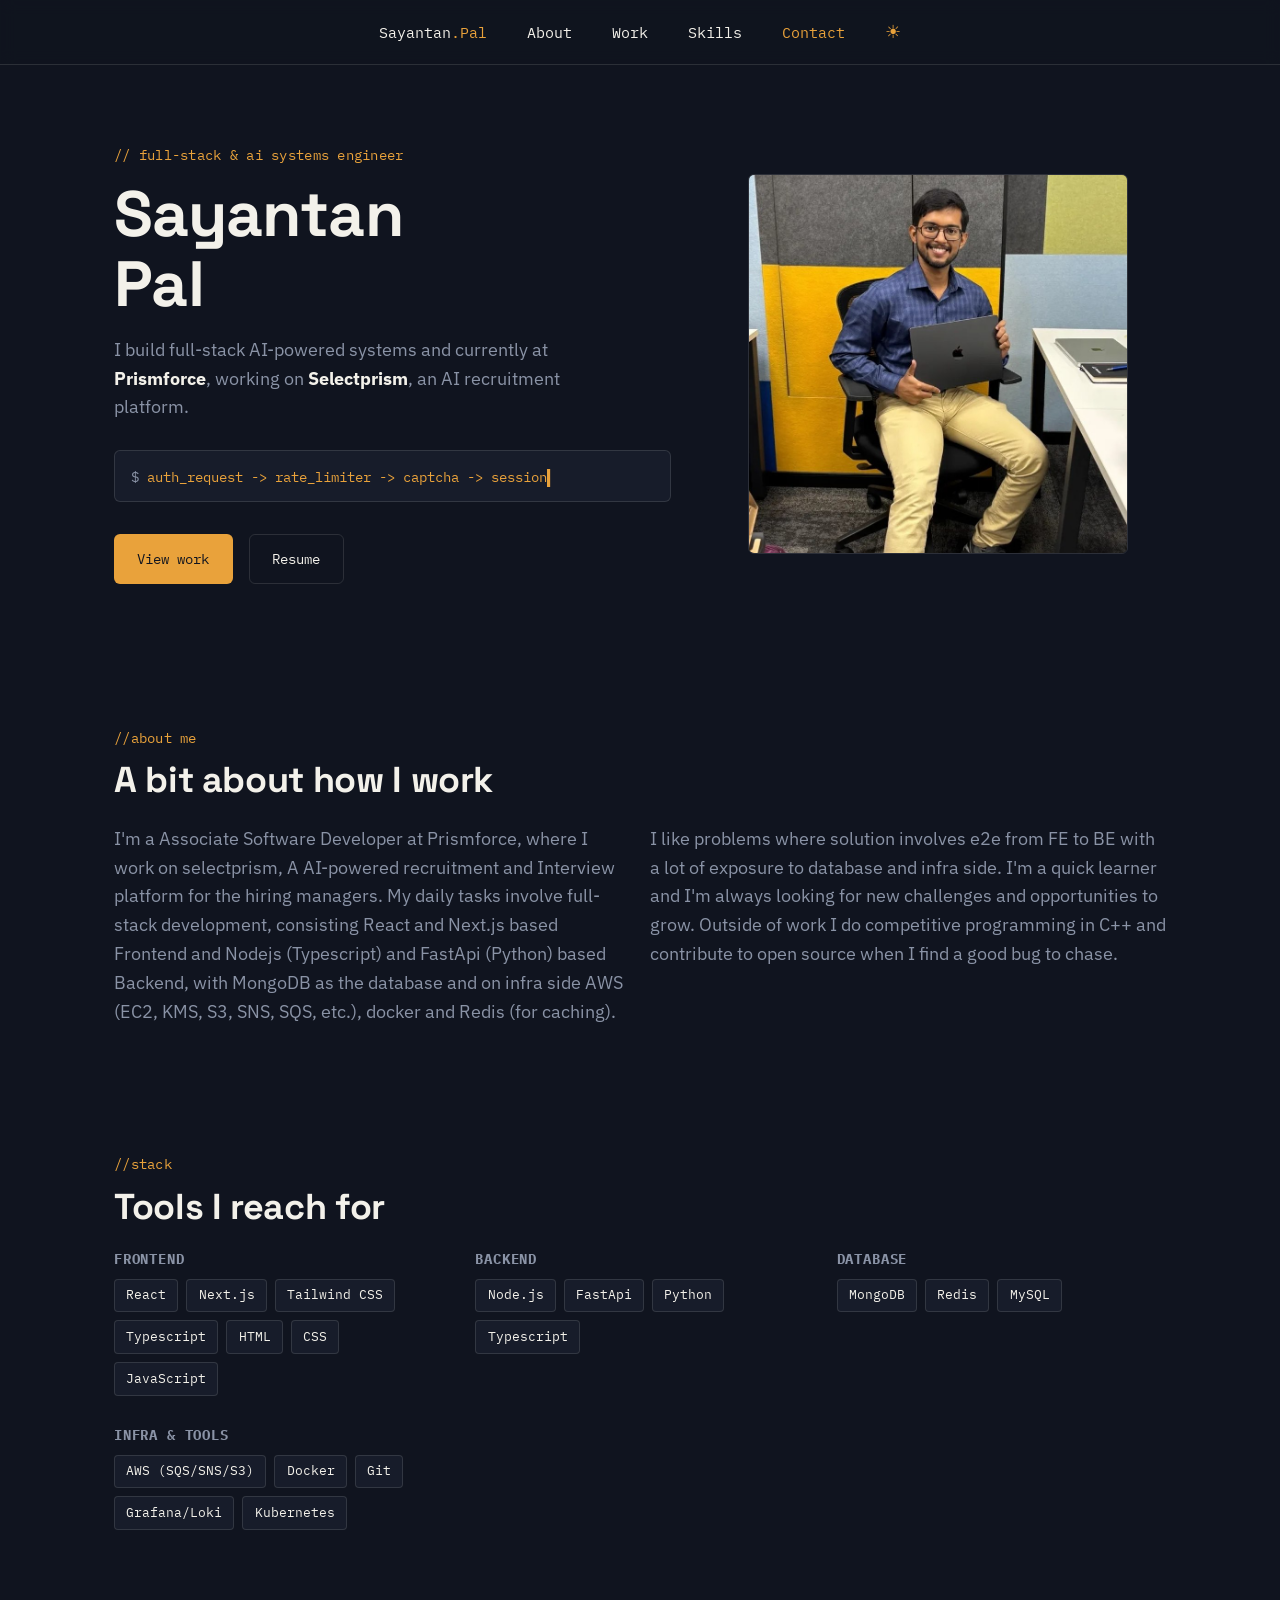
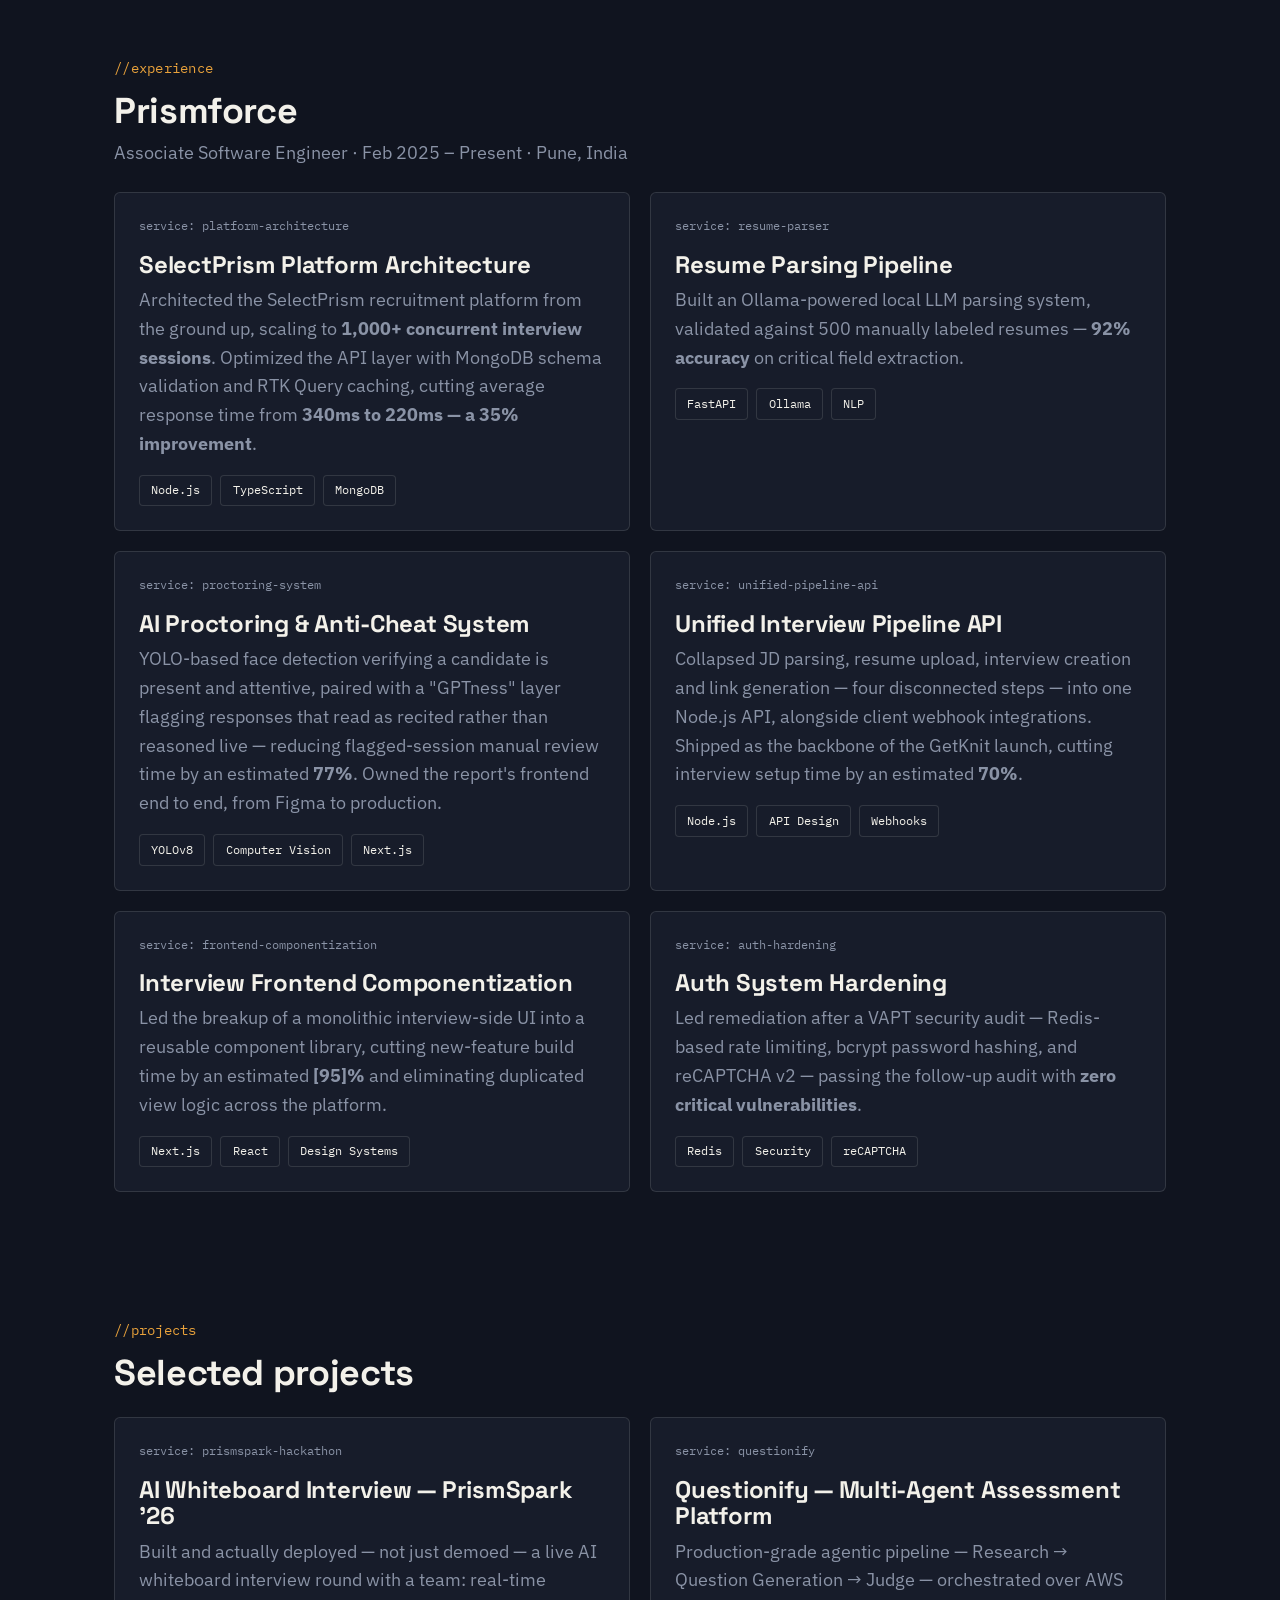
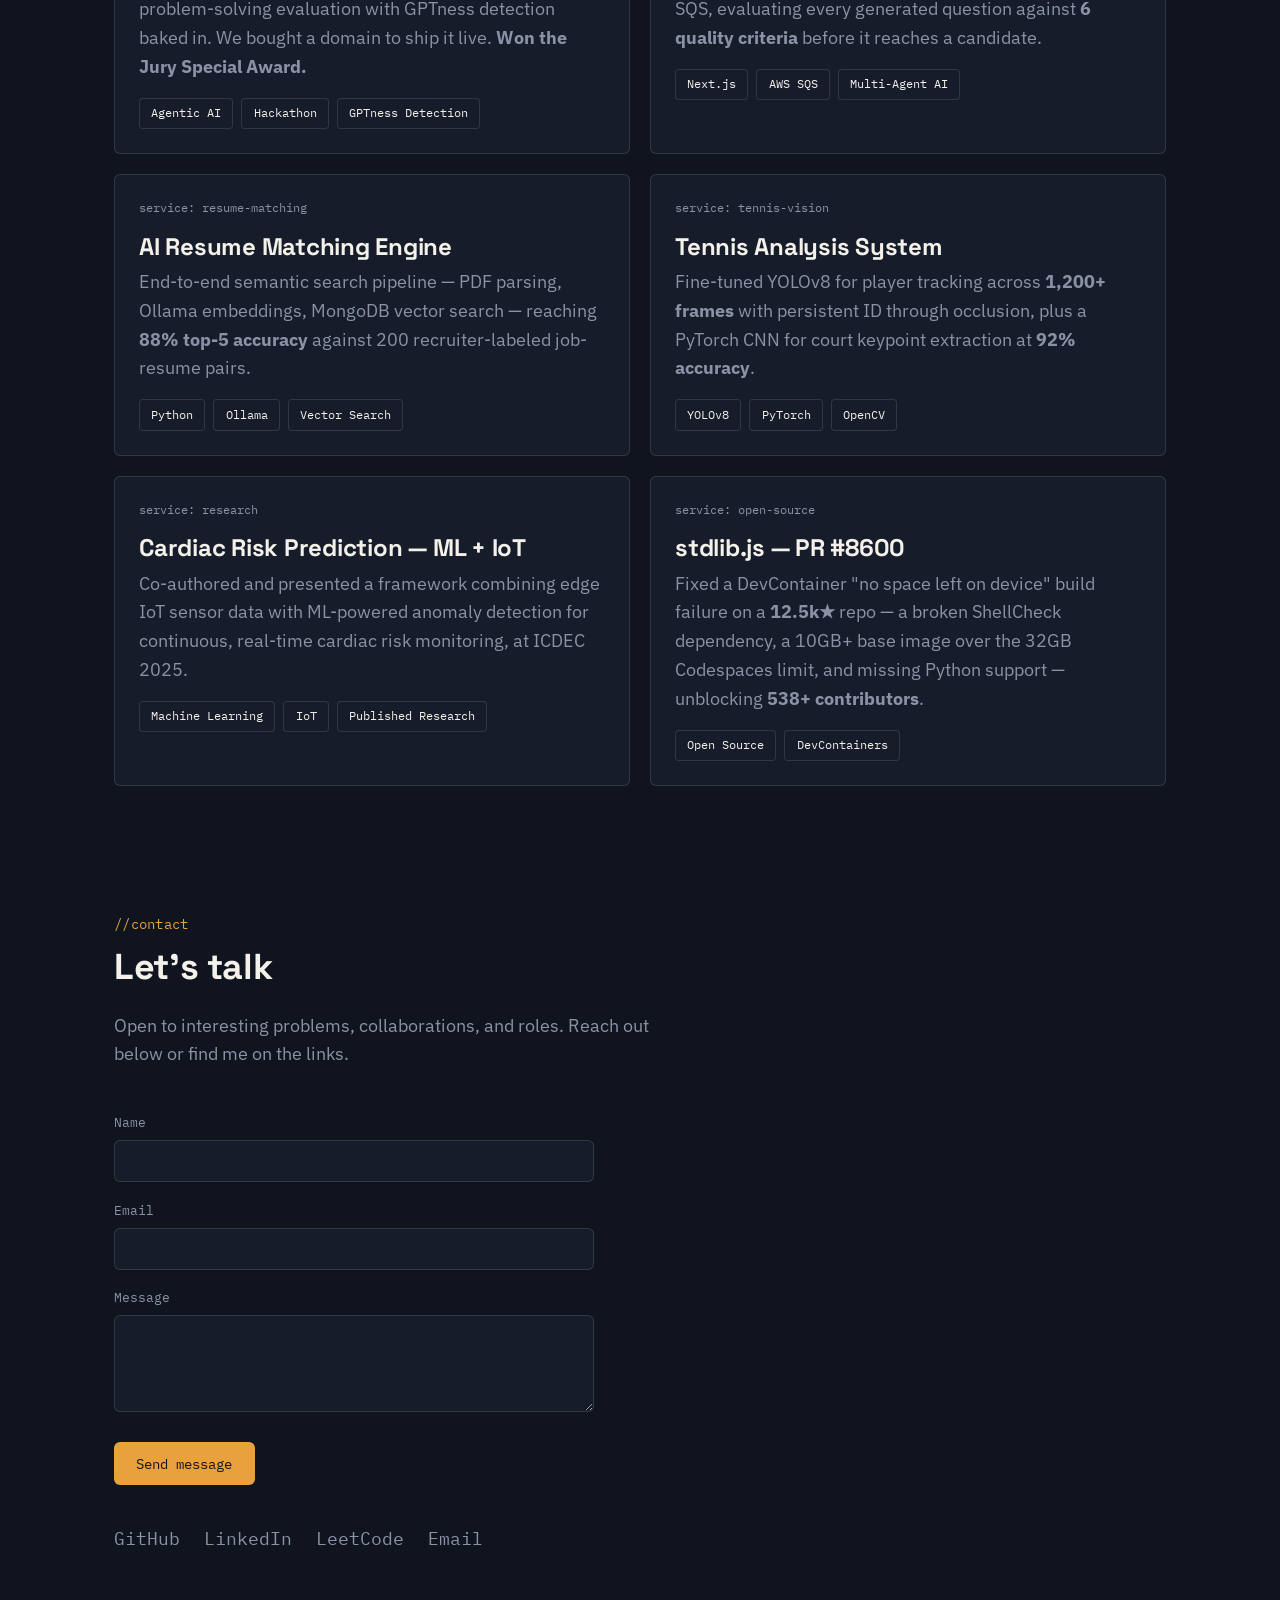
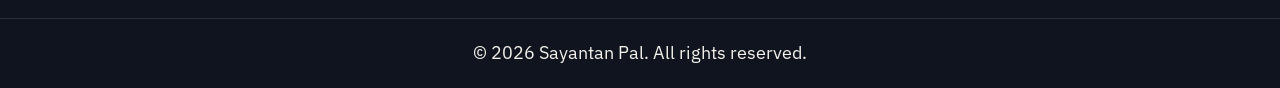
<file: index.html>
<!doctype html>
<html lang="en">
  <head>
    <meta charset="UTF-8" />
    <meta name="viewport" content="width=device-width, initial-scale=1.0" />
    <script>
      if (localStorage.theme === "light")
        document.documentElement.classList.add("light");
    </script>

    <title>Sayantan Pal — Software Engineer at Prismforce</title>
    <meta
      name="description"
      content="Sayantan Pal is an Associate Software Engineer at Prismforce in Pune, building SelectPrism — an AI-powered recruitment and interview platform with React, Node.js, Python, FastAPI and AWS."
    />
    <meta name="author" content="Sayantan Pal" />
    <meta name="robots" content="index, follow" />
    <meta
      name="google-site-verification"
      content="dCXlWfoZJRUY3VuRVxlAYqNm7YRlDILNABW3tAD5Na0"
    />

    <link rel="canonical" href="https://sayantan-pal-dev.netlify.app/" />

    <script type="application/ld+json">
      {
        "@context": "https://schema.org",
        "@type": "Person",
        "name": "Sayantan Pal",
        "jobTitle": "Associate Software Engineer",
        "worksFor": { "@type": "Organization", "name": "Prismforce" },
        "url": "https://sayantan-pal-dev.netlify.app/",
        "image": "https://sayantan-pal-dev.netlify.app/assets/sayantan-image.jpg",
        "address": {
          "@type": "PostalAddress",
          "addressLocality": "Pune",
          "addressCountry": "IN"
        },
        "sameAs": [
          "https://github.com/sayantan007pal",
          "https://www.linkedin.com/in/sayantan-pal-05b99b125/"
        ],
        "knowsAbout": [
          "Next.js",
          "React",
          "Node.js",
          "TypeScript",
          "Python",
          "FastAPI",
          "AWS",
          "MongoDB",
          "Docker",
          "Git",
          "Grafana/Loki",
          "Kubernetes"
        ]
      }
    </script>
    <link rel="preconnect" href="https://fonts.googleapis.com" />
    <link rel="preconnect" href="https://fonts.gstatic.com" crossorigin />
    <link
      rel="stylesheet"
      href="https://fonts.googleapis.com/css2?family=IBM+Plex+Mono:wght@400;500&family=IBM+Plex+Sans:wght@400;500&family=Space+Grotesk:wght@500;700&display=swap"
    />
    <link rel="icon" type="image/svg+xml" href="assets/favicon.svg" />
    <link rel="stylesheet" href="css/styles.css" />
  </head>
  <body>
    <a class="skip-link" href="#main">Skip to content</a>
    <div class="fall">
      <svg class="fall-icon fall-light" style="--x: 8%; --d: 0s; --t: 14s" viewBox="0 0 24 24">
        <use href="assets/icons/fall-icons.svg#openai" />
      </svg>
      <svg class="fall-icon" style="--x: 22%; --d: 3s; --t: 16s" viewBox="0 0 24 24">
        <use href="assets/icons/fall-icons.svg#cursor" />
      </svg>
      <svg class="fall-icon" style="--x: 38%; --d: 6s; --t: 13s" viewBox="0 0 24 24">
        <use href="assets/icons/fall-icons.svg#claude" />
      </svg>
      <svg class="fall-icon fall-light" style="--x: 54%; --d: 2s; --t: 18s" viewBox="0 0 24 24">
        <use href="assets/icons/fall-icons.svg#ollama" />
      </svg>
      <svg class="fall-icon fall-light" style="--x: 70%; --d: 8s; --t: 15s" viewBox="0 0 24 24">
        <use href="assets/icons/fall-icons.svg#kimi" />
      </svg>
      <svg class="fall-icon" style="--x: 86%; --d: 11s; --t: 17s" viewBox="0 0 100 100">
        <use href="assets/icons/fall-icons.svg#vscode" />
      </svg>
    </div>

    <header class="site-header">
      <nav class="nav-bar">
        <ul class="nav-bar-menu">
          <li>
            <a href="#top" class="nav-bar-menu-name"
              >Sayantan<span class="nav-bar-menu-name-dim">.Pal</span></a
            >
          </li>
          <li><a href="#about" class="nav-bar-menu-items">About</a></li>
          <li><a href="#work" class="nav-bar-menu-items">Work</a></li>
          <li><a href="#skills" class="nav-bar-menu-items">Skills</a></li>
          <li>
            <a href="#contact" class="nav-bar-menu-items nav-bar-menu-items-contact">Contact</a>
          </li>
          <li>
            <button type="button" class="nav-bar-theme" id="themeToggle"></button>
          </li>
        </ul>
      </nav>
    </header>
    <main id="main">
      <section class="hero" id="top">
        <div class="hero-text">
          <p class="section-eyebrow">// full-stack &amp; ai systems engineer</p>
          <h1>Sayantan<br />Pal</h1>
          <p class="hero-text-description">
            I build full-stack AI-powered systems and currently at
            <strong>Prismforce</strong>, working on
            <strong>Selectprism</strong>, an AI recruitment platform.
          </p>
          <figure class="hero-text-visual">
            <img
              src="assets/sayantan-image.jpg"
              width="800"
              height="800"
              alt="Sayantan Pal"
            />
          </figure>

          <div class="hero-text-ticker">
            <span class="hero-text-ticker-prompt">$</span>
            <span class="hero-text-ticker-line">
              <span class="hero-text-ticker-text" id="tickerText"></span
              ><span class="hero-text-ticker-cursor">▍</span>
            </span>
          </div>

          <div class="hero-text-actions">
            <a href="#work" class="btn btn-primary">View work</a>
            <a
              href="https://drive.google.com/file/d/1gIsnDQEmI83tmYSz5s_uewDQI7IBHpvU/view?usp=sharing"
              class="btn btn-ghost"
              >Resume</a
            >
          </div>
        </div>
      </section>

      <section class="about" id="about">
          <p class="section-eyebrow">//about me</p>
          <h2>A bit about how I work</h2>
          <div class="about-grid">
            <p>
              I'm a Associate Software Developer at Prismforce, where I work on
              selectprism, A AI-powered recruitment and Interview platform for
              the hiring managers. My daily tasks involve full-stack
              development, consisting React and Next.js based Frontend and
              Nodejs (Typescript) and FastApi (Python) based Backend, with
              MongoDB as the database and on infra side AWS (EC2, KMS, S3, SNS,
              SQS, etc.), docker and Redis (for caching).
            </p>
            <p>
              I like problems where solution involves e2e from FE to BE with a
              lot of exposure to database and infra side. I'm a quick learner
              and I'm always looking for new challenges and opportunities to
              grow. Outside of work I do competitive programming in C++ and
              contribute to open source when I find a good bug to chase.
            </p>
          </div>
      </section>

      <section class="skills" id="skills">
        <p class="section-eyebrow">//stack</p>
        <h2>Tools I reach for</h2>
        <div class="skills-grid">
          <div class="skills-group">
            <h3>Frontend</h3>
            <ul class="tag-list">
              <li>React</li>
              <li>Next.js</li>
              <li>Tailwind CSS</li>
              <li>Typescript</li>
              <li>HTML</li>
              <li>CSS</li>
              <li>JavaScript</li>
            </ul>
          </div>
          <div class="skills-group">
            <h3>Backend</h3>
            <ul class="tag-list">
              <li>Node.js</li>
              <li>FastApi</li>
              <li>Python</li>
              <li>Typescript</li>
            </ul>
          </div>
          <div class="skills-group">
            <h3>Database</h3>
            <ul class="tag-list">
              <li>MongoDB</li>
              <li>Redis</li>
              <li>MySQL</li>
            </ul>
          </div>
          <div class="skills-group">
            <h3>Infra &amp; Tools</h3>
            <ul class="tag-list">
              <li>AWS (SQS/SNS/S3)</li>
              <li>Docker</li>
              <li>Git</li>
              <li>Grafana/Loki</li>
              <li>Kubernetes</li>
            </ul>
          </div>
        </div>
      </section>

      <section class="work" id="work">
        <p class="section-eyebrow">//experience</p>
        <h2>Prismforce</h2>
        <p class="work-sub">
          Associate Software Engineer · Feb 2025 – Present · Pune, India
        </p>
        <div class="work-grid">
          <article class="work-card">
            <p class="work-card-service">service: platform-architecture</p>
            <h3>SelectPrism Platform Architecture</h3>
            <p>
              Architected the SelectPrism recruitment platform from the ground
              up, scaling to
              <strong>1,000+ concurrent interview sessions</strong>. Optimized
              the API layer with MongoDB schema validation and RTK Query
              caching, cutting average response time from
              <strong>340ms to 220ms — a 35% improvement</strong>.
            </p>
            <ul class="tag-list tag-list-small">
              <li>Node.js</li>
              <li>TypeScript</li>
              <li>MongoDB</li>
            </ul>
          </article>
          <article class="work-card">
            <p class="work-card-service">service: resume-parser</p>
            <h3>Resume Parsing Pipeline</h3>
            <p>
              Built an Ollama-powered local LLM parsing system, validated
              against 500 manually labeled resumes —
              <strong>92% accuracy</strong> on critical field extraction.
            </p>
            <ul class="tag-list tag-list-small">
              <li>FastAPI</li>
              <li>Ollama</li>
              <li>NLP</li>
            </ul>
          </article>
          <article class="work-card">
            <p class="work-card-service">service: proctoring-system</p>
            <h3>AI Proctoring &amp; Anti-Cheat System</h3>
            <p>
              YOLO-based face detection verifying a candidate is present and
              attentive, paired with a "GPTness" layer flagging responses that
              read as recited rather than reasoned live — reducing
              flagged-session manual review time by an estimated
              <strong>77%</strong>. Owned the report's frontend end to end,
              from Figma to production.
            </p>
            <ul class="tag-list tag-list-small">
              <li>YOLOv8</li>
              <li>Computer Vision</li>
              <li>Next.js</li>
            </ul>
          </article>
          <article class="work-card">
            <p class="work-card-service">service: unified-pipeline-api</p>
            <h3>Unified Interview Pipeline API</h3>
            <p>
              Collapsed JD parsing, resume upload, interview creation and link
              generation — four disconnected steps — into one Node.js API,
              alongside client webhook integrations. Shipped as the backbone of
              the GetKnit launch, cutting interview setup time by an estimated
              <strong>70%</strong>.
            </p>
            <ul class="tag-list tag-list-small">
              <li>Node.js</li>
              <li>API Design</li>
              <li>Webhooks</li>
            </ul>
          </article>
          <article class="work-card">
            <p class="work-card-service">service: frontend-componentization</p>
            <h3>Interview Frontend Componentization</h3>
            <p>
              Led the breakup of a monolithic interview-side UI into a reusable
              component library, cutting new-feature build time by an estimated
              <strong>[95]%</strong> and eliminating duplicated view logic
              across the platform.
            </p>
            <ul class="tag-list tag-list-small">
              <li>Next.js</li>
              <li>React</li>
              <li>Design Systems</li>
            </ul>
          </article>
          <article class="work-card">
            <p class="work-card-service">service: auth-hardening</p>
            <h3>Auth System Hardening</h3>
            <p>
              Led remediation after a VAPT security audit — Redis-based rate
              limiting, bcrypt password hashing, and reCAPTCHA v2 — passing the
              follow-up audit with
              <strong>zero critical vulnerabilities</strong>.
            </p>
            <ul class="tag-list tag-list-small">
              <li>Redis</li>
              <li>Security</li>
              <li>reCAPTCHA</li>
            </ul>
          </article>
        </div>
      </section>

      <section class="work" id="projects">
        <p class="section-eyebrow">//projects</p>
        <h2>Selected projects</h2>
        <div class="work-grid">
          <article class="work-card">
            <p class="work-card-service">service: prismspark-hackathon</p>
            <h3>AI Whiteboard Interview — PrismSpark '26</h3>
            <p>
              Built and actually deployed — not just demoed — a live AI
              whiteboard interview round with a team: real-time problem-solving
              evaluation with GPTness detection baked in. We bought a domain to
              ship it live. <strong>Won the Jury Special Award.</strong>
            </p>
            <ul class="tag-list tag-list-small">
              <li>Agentic AI</li>
              <li>Hackathon</li>
              <li>GPTness Detection</li>
            </ul>
          </article>
          <article class="work-card">
            <p class="work-card-service">service: questionify</p>
            <h3>Questionify — Multi-Agent Assessment Platform</h3>
            <p>
              Production-grade agentic pipeline — Research → Question Generation
              → Judge — orchestrated over AWS SQS, evaluating every generated
              question against <strong>6 quality criteria</strong> before it
              reaches a candidate.
            </p>
            <ul class="tag-list tag-list-small">
              <li>Next.js</li>
              <li>AWS SQS</li>
              <li>Multi-Agent AI</li>
            </ul>
          </article>
          <article class="work-card">
            <p class="work-card-service">service: resume-matching</p>
            <h3>AI Resume Matching Engine</h3>
            <p>
              End-to-end semantic search pipeline — PDF parsing, Ollama
              embeddings, MongoDB vector search — reaching
              <strong>88% top-5 accuracy</strong> against 200 recruiter-labeled
              job-resume pairs.
            </p>
            <ul class="tag-list tag-list-small">
              <li>Python</li>
              <li>Ollama</li>
              <li>Vector Search</li>
            </ul>
          </article>
          <article class="work-card">
            <p class="work-card-service">service: tennis-vision</p>
            <h3>Tennis Analysis System</h3>
            <p>
              Fine-tuned YOLOv8 for player tracking across
              <strong>1,200+ frames</strong> with persistent ID through
              occlusion, plus a PyTorch CNN for court keypoint extraction at
              <strong>92% accuracy</strong>.
            </p>
            <ul class="tag-list tag-list-small">
              <li>YOLOv8</li>
              <li>PyTorch</li>
              <li>OpenCV</li>
            </ul>
          </article>
          <article class="work-card">
            <p class="work-card-service">service: research</p>
            <h3>Cardiac Risk Prediction — ML + IoT</h3>
            <p>
              Co-authored and presented a framework combining edge IoT sensor
              data with ML-powered anomaly detection for continuous, real-time
              cardiac risk monitoring, at ICDEC 2025.
            </p>
            <ul class="tag-list tag-list-small">
              <li>Machine Learning</li>
              <li>IoT</li>
              <li>Published Research</li>
            </ul>
          </article>
          <article class="work-card">
            <p class="work-card-service">service: open-source</p>
            <h3>stdlib.js — PR #8600</h3>
            <p>
              Fixed a DevContainer "no space left on device" build failure on a
              <strong>12.5k★</strong> repo — a broken ShellCheck dependency, a
              10GB+ base image over the 32GB Codespaces limit, and missing
              Python support — unblocking <strong>538+ contributors</strong>.
            </p>
            <ul class="tag-list tag-list-small">
              <li>Open Source</li>
              <li>DevContainers</li>
            </ul>
          </article>
        </div>
      </section>

      <section class="contact" id="contact">
        <p class="section-eyebrow">//contact</p>
        <h2>Let's talk</h2>
        <p class="contact-lead">
          Open to interesting problems, collaborations, and roles. Reach out
          below or find me on the links.
        </p>

        <form
          class="contact-form"
          name="contact"
          method="POST"
          data-netlify="true"
          netlify-honeypot="bot-field"
        >
          <label for="name">Name</label>
          <input type="text" id="name" name="name" required />

          <label for="email">Email</label>
          <input type="email" id="email" name="email" required />

          <label for="message">Message</label>
          <textarea id="message" name="message" rows="4" required></textarea>

          <button type="submit" class="btn btn-primary">Send message</button>
        </form>

        <ul class="contact-social">
          <li>
            <a
              href="https://github.com/sayantan007pal"
              target="_blank"
              rel="noopener"
              >GitHub</a
            >
          </li>
          <li>
            <a
              href="https://www.linkedin.com/in/sayantan-pal-05b99b125/"
              target="_blank"
              rel="noopener"
              >LinkedIn</a
            >
          </li>
          <li>
            <a
              href="https://leetcode.com/sayantanpal100/"
              target="_blank"
              rel="noopener"
              >LeetCode</a
            >
          </li>
          <li>
            <a
              href="mailto:sayantanpal100@gmail.com"
              target="_blank"
              rel="noopener"
              >Email</a
            >
          </li>
        </ul>
      </section>
    </main>
    <footer class="site-footer">
      <p>&copy; 2026 Sayantan Pal. All rights reserved.</p>
    </footer>
    <script src="js/main.js" defer></script>
  </body>
</html>
</file>
<file: css/styles.css>
/* RESET */
*,
*::before,
*::after {
  box-sizing: border-box;
}

* {
  margin: 0;
  padding: 0;
}

/* GLOBAL COLOURS */
:root {
  --ink: #10141f;
  --panel: #171c2a;
  --paper: #f3f1ea;
  --muted: #8a93a6;
  --signal: #e9a23b;
  --signal-dim: #c97d1e;
  --line: rgba(243, 241, 234, 0.12);

  --font-display: "Space Grotesk", sans-serif;
  --font-body: "IBM Plex Sans", sans-serif;
  --font-mono: "IBM Plex Mono", monospace;

  --step-0: clamp(1rem, 0.95rem + 0.25vw, 1.125rem);
  --step-1: clamp(1.25rem, 1.1rem + 0.75vw, 1.5rem);
  --step-2: clamp(1.75rem, 1.4rem + 1.5vw, 2.25rem);
  --step-3: clamp(2.5rem, 1.9rem + 3vw, 4rem);

  --max-w: 1100px;
}

html.light {
  --ink: #f3f1ea;
  --panel: #e7e3d6;
  --paper: #10141f;
  --muted: #5c6578;
  --line: rgba(16, 20, 31, 0.12);
  --signal: rgb(232, 85, 12);
  --signal-dim: #9a3412;
}

html {
  scroll-behavior: smooth;
}

body {
  background: var(--ink);
  color: var(--paper);
  font-family: var(--font-body);
  font-size: var(--step-0);
  line-height: 1.6;
  -webkit-font-smoothing: antialiased;
}

img,
svg {
  display: block;
  max-width: 100%;
}

ul {
  list-style: none;
}

a {
  color: inherit;
  text-decoration: none;
}

h1,
h2,
h3 {
  font-family: var(--font-display);
  font-weight: 700;
  line-height: 1.1;
  letter-spacing: -0.01em;
}

h1 {
  font-size: var(--step-3);
}

h2 {
  font-size: var(--step-2);
  margin-bottom: 1.5rem;
}

h3 {
  font-size: var(--step-1);
  margin-bottom: 0.5rem;
}

a:focus-visible,
button:focus-visible,
input:focus-visible,
textarea:focus-visible {
  outline: 2px solid var(--signal);
  outline-offset: 3px;
}

section {
  max-width: var(--max-w);
  margin-inline: auto;
  padding: 4rem 1.5rem;
}

/* SKIP LINK */
.skip-link {
  position: absolute;
  left: -999px;
  top: 0;
  z-index: 100;
  padding: 0.5rem 1rem;
  background: var(--signal);
  color: var(--ink);
}

.skip-link:focus {
  left: 1rem;
  top: 1rem;
}

/* FALL */
.fall {
  position: fixed;
  inset: 0;
  z-index: 0;
  overflow: hidden;
  pointer-events: none;
}

main {
  position: relative;
  z-index: 1;
}

.fall-icon {
  position: absolute;
  left: var(--x);
  top: -3rem;
  width: 1.5rem;
  animation: fall var(--t) var(--d) linear infinite;
}

html.light .fall-light {
  filter: invert(1);
}

@keyframes fall {
  from {
    transform: translateY(0);
    opacity: 0;
  }
  12%,
  80% {
    opacity: 0.45;
  }
  to {
    transform: translateY(110vh);
    opacity: 0;
  }
}

/* NAV-BAR */
.site-header {
  position: sticky;
  top: 0;
  z-index: 50;
  background: color-mix(in srgb, var(--ink) 90%, transparent);
  backdrop-filter: blur(8px);
  border-bottom: 1px solid var(--line);
}

.nav-bar {
  max-width: 100vw;
  margin-inline: auto;
  padding: 20px;
}

.nav-bar-menu {
  display: flex;
  justify-content: center;
  gap: 1rem;
  font-family: var(--font-mono);
  font-size: 0.75rem;
}

.nav-bar-menu-name-dim,
.nav-bar-menu-items-contact,
.nav-bar-theme {
  color: var(--signal);
}

.nav-bar-theme {
  background: none;
  border: 0;
  appearance: none;
  cursor: pointer;
  font-size: var(--step-0);
  line-height: 1;
  max-height: 1.2em;
  overflow: hidden;
}

.nav-bar-theme::before {
  content: "☀";
}

html.light .nav-bar-theme::before {
  content: "☾";
}

@media (min-width: 900px) {
  .nav-bar-menu {
    gap: 2.5rem;
    font-size: 0.95rem;
  }
}

/* HERO-TEXT */
.hero {
  display: grid;
  gap: 2.5rem;
  padding-top: 4rem;
  padding-bottom: 4rem;
}

.section-eyebrow {
  font-family: var(--font-mono);
  font-size: 0.85rem;
  color: var(--signal);
  letter-spacing: 0.02em;
  margin-bottom: 0.75rem;
}

.hero-text-description {
  max-width: 42ch;
  margin-top: 1rem;
  color: var(--muted);
}

.hero-text-description strong {
  color: var(--paper);
}

.hero-text-visual {
  width: min(220px, 70%);
  margin-top: 1.75rem;
}

.hero-text-visual img {
  width: 100%;
  height: auto;
  aspect-ratio: 1;
  object-fit: cover;
  border: 1px solid var(--line);
  border-radius: 6px;
}

.hero-text-ticker {
  display: flex;
  align-items: flex-start;
  gap: 0.5rem;
  min-height: 2.6em;
  margin-top: 1.75rem;
  padding: 0.85rem 1rem;
  font-family: var(--font-mono);
  font-size: 0.9rem;
  color: var(--signal);
  background: var(--panel);
  border: 1px solid var(--line);
  border-radius: 6px;
}

.hero-text-ticker-prompt {
  color: var(--muted);
}

.hero-text-ticker-line {
  flex: 1;
  min-width: 0;
}

.hero-text-ticker-cursor {
  display: inline;
}

.hero-text-ticker.is-waiting .hero-text-ticker-cursor {
  animation: blink 1s step-end infinite;
}

@keyframes blink {
  50% {
    opacity: 0;
  }
}

.hero-text-actions {
  display: flex;
  flex-wrap: wrap;
  gap: 1rem;
  margin-top: 2rem;
}

.btn {
  display: inline-block;
  padding: 0.75rem 1.4rem;
  font-family: var(--font-mono);
  font-size: 0.9rem;
  border: 1px solid transparent;
  border-radius: 6px;
  transition: transform 0.15s ease, background 0.15s ease;
}

.btn:hover {
  transform: translateY(-2px);
}

.btn-primary {
  background: var(--signal);
  color: var(--ink);
}

.btn-primary:hover {
  background: var(--signal-dim);
}

.btn-ghost {
  border-color: var(--line);
  color: var(--paper);
}

.btn-ghost:hover {
  border-color: var(--signal);
}

@media (min-width: 900px) {
  .hero {
    padding-top: 5rem;
    padding-bottom: 5rem;
  }

  .hero-text {
    display: grid;
    grid-template-columns: 1.1fr 0.9fr;
    column-gap: 2.5rem;
    align-items: center;
  }

  .hero-text > :not(.hero-text-visual) {
    grid-column: 1;
  }

  .hero-text-visual {
    grid-column: 2;
    grid-row: 1 / span 5;
    align-self: center;
    justify-self: center;
    width: min(100%, 380px);
    margin-top: 0;
  }
}

/* ABOUT */
.about-grid {
  display: grid;
  gap: 1.25rem;
}

.about-grid p {
  color: var(--muted);
}

@media (min-width: 600px) {
  .about-grid {
    grid-template-columns: 1fr 1fr;
  }
}

/* SKILLS */
.skills-grid {
  display: grid;
  gap: 2rem;
}

.skills-group h3 {
  font-family: var(--font-mono);
  font-size: 0.85rem;
  color: var(--muted);
  letter-spacing: 0.06em;
  text-transform: uppercase;
}

.tag-list {
  display: flex;
  flex-wrap: wrap;
  gap: 0.5rem;
  margin-top: 0.75rem;
}

.tag-list li {
  padding: 0.35rem 0.7rem;
  font-family: var(--font-mono);
  font-size: 0.8rem;
  color: var(--paper);
  background: var(--panel);
  border: 1px solid var(--line);
  border-radius: 4px;
}

.tag-list-small li {
  font-size: 0.72rem;
}

@media (min-width: 900px) {
  .skills-grid {
    grid-template-columns: repeat(3, 1fr);
  }
}

/* WORK */
.work-sub {
  margin-top: -1rem;
  margin-bottom: 1.5rem;
  color: var(--muted);
}

.work-grid {
  display: grid;
  grid-template-columns: 1fr;
  gap: 1.25rem;
}

.work-card {
  padding: 1.5rem;
  background: var(--panel);
  border: 1px solid var(--line);
  border-radius: 6px;
}

.work-card-service {
  margin-bottom: 0.6rem;
  font-family: var(--font-mono);
  font-size: 0.72rem;
  color: var(--signal);
}

.work-card p {
  margin-bottom: 1rem;
  color: var(--muted);
}

@media (min-width: 600px) {
  .work-grid {
    grid-template-columns: 1fr 1fr;
  }
}

@media (min-width: 900px) {
  .work-grid {
    grid-template-columns: repeat(2, 1fr);
  }
}

/* CONTACT */
.contact-lead {
  max-width: 50ch;
  margin-bottom: 2rem;
  color: var(--muted);
}

.contact-form {
  display: grid;
  gap: 0.4rem;
  max-width: 480px;
}

.contact-form label {
  margin-top: 0.75rem;
  font-family: var(--font-mono);
  font-size: 0.8rem;
  color: var(--muted);
}

.contact-form input,
.contact-form textarea {
  padding: 0.7rem;
  font-family: var(--font-body);
  color: var(--paper);
  background: var(--panel);
  border: 1px solid var(--line);
  border-radius: 6px;
}

.contact-form button {
  margin-top: 1.5rem;
  justify-self: start;
  border: none;
  cursor: pointer;
}

.contact-social {
  display: flex;
  gap: 1.5rem;
  margin-top: 2.5rem;
  font-family: var(--font-mono);
}

.contact-social a {
  color: var(--muted);
}

.contact-social a:hover {
  color: var(--signal);
}

/* FOOTER */
.site-footer {
  position: relative;
  z-index: 1;
  max-width: 100vw;
  padding: 20px;
  text-align: center;
  background: var(--ink);
  border-top: 1px solid var(--line);
}
</file>
